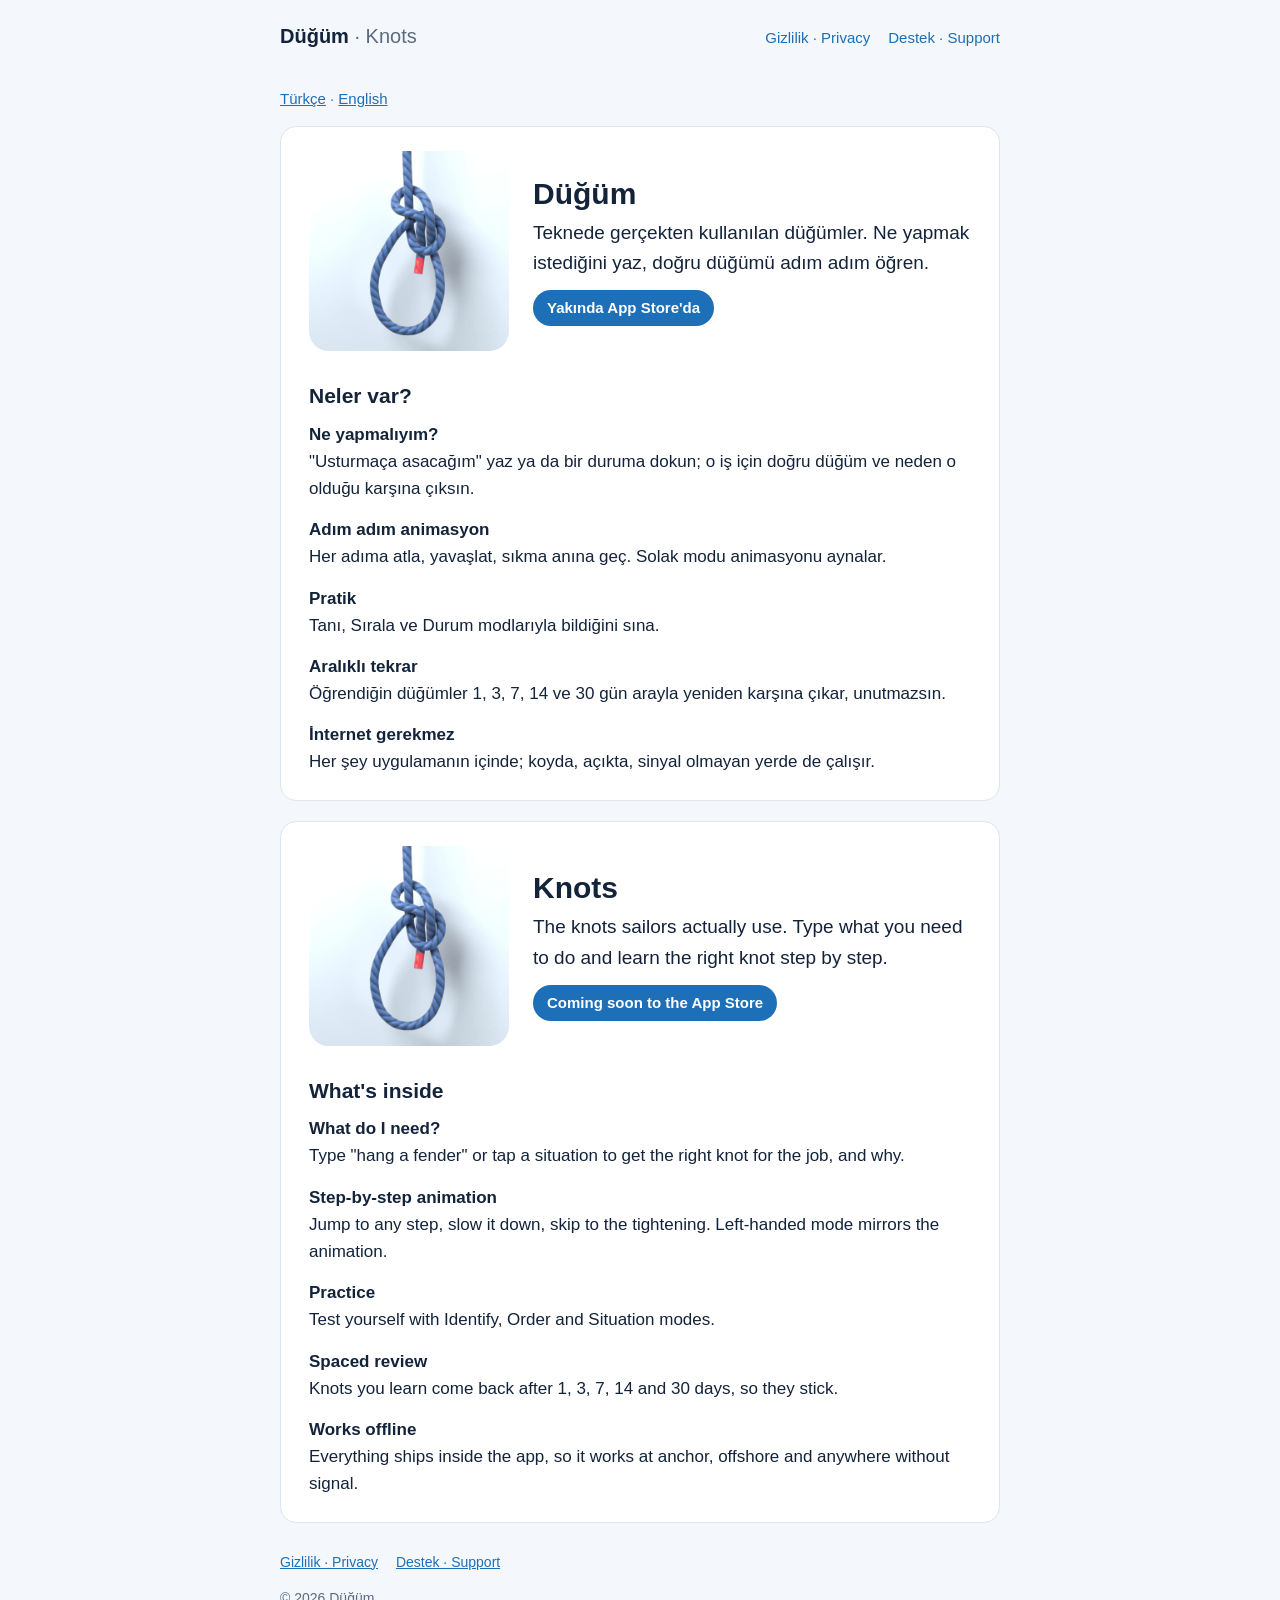
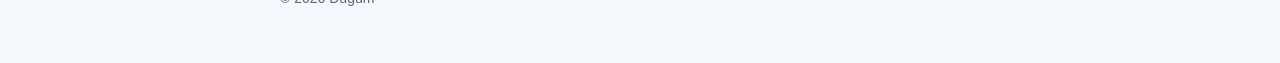
<file: index.html>
<!doctype html>
<html lang="tr">
<head>
  <meta charset="utf-8">
  <meta name="viewport" content="width=device-width, initial-scale=1">
  <title>Düğüm · Knots — Tekne düğümleri / Sailing knots</title>
  <meta name="description" content="Teknede gerçekten kullanılan düğümler: durumdan düğüme arama, adım adım animasyon, pratik ve aralıklı tekrar. İnternet gerekmez. · The knots sailors actually use, step by step. Works offline.">
  <link rel="stylesheet" href="style.css">
</head>
<body>
  <header class="top">
    <a class="brand" href="./">Düğüm <span>· Knots</span></a>
    <nav>
      <a href="privacy.html">Gizlilik · Privacy</a>
      <a href="support.html">Destek · Support</a>
    </nav>
  </header>

  <main>
    <p class="langs"><a href="#tr">Türkçe</a> · <a href="#en">English</a></p>

    <section id="tr" lang="tr">
      <div class="hero">
        <img src="img/bowline.jpg" alt="İzbarço düğümü, sıkılmış hâli">
        <div>
          <h1>Düğüm</h1>
          <p class="lead">Teknede gerçekten kullanılan düğümler. Ne yapmak istediğini yaz, doğru düğümü adım adım öğren.</p>
          <p class="badge">Yakında App Store'da</p>
        </div>
      </div>
      <h2>Neler var?</h2>
      <ul class="features">
        <li><strong>Ne yapmalıyım?</strong> "Usturmaça asacağım" yaz ya da bir duruma dokun; o iş için doğru düğüm ve neden o olduğu karşına çıksın.</li>
        <li><strong>Adım adım animasyon</strong> Her adıma atla, yavaşlat, sıkma anına geç. Solak modu animasyonu aynalar.</li>
        <li><strong>Pratik</strong> Tanı, Sırala ve Durum modlarıyla bildiğini sına.</li>
        <li><strong>Aralıklı tekrar</strong> Öğrendiğin düğümler 1, 3, 7, 14 ve 30 gün arayla yeniden karşına çıkar, unutmazsın.</li>
        <li><strong>İnternet gerekmez</strong> Her şey uygulamanın içinde; koyda, açıkta, sinyal olmayan yerde de çalışır.</li>
      </ul>
    </section>

    <section id="en" lang="en">
      <div class="hero">
        <img src="img/bowline.jpg" alt="A tied bowline">
        <div>
          <h1>Knots</h1>
          <p class="lead">The knots sailors actually use. Type what you need to do and learn the right knot step by step.</p>
          <p class="badge">Coming soon to the App Store</p>
        </div>
      </div>
      <h2>What's inside</h2>
      <ul class="features">
        <li><strong>What do I need?</strong> Type "hang a fender" or tap a situation to get the right knot for the job, and why.</li>
        <li><strong>Step-by-step animation</strong> Jump to any step, slow it down, skip to the tightening. Left-handed mode mirrors the animation.</li>
        <li><strong>Practice</strong> Test yourself with Identify, Order and Situation modes.</li>
        <li><strong>Spaced review</strong> Knots you learn come back after 1, 3, 7, 14 and 30 days, so they stick.</li>
        <li><strong>Works offline</strong> Everything ships inside the app, so it works at anchor, offshore and anywhere without signal.</li>
      </ul>
    </section>
  </main>

  <footer>
    <a href="privacy.html">Gizlilik · Privacy</a>
    <a href="support.html">Destek · Support</a>
    <p>© 2026 Düğüm</p>
  </footer>
</body>
</html>
</file>
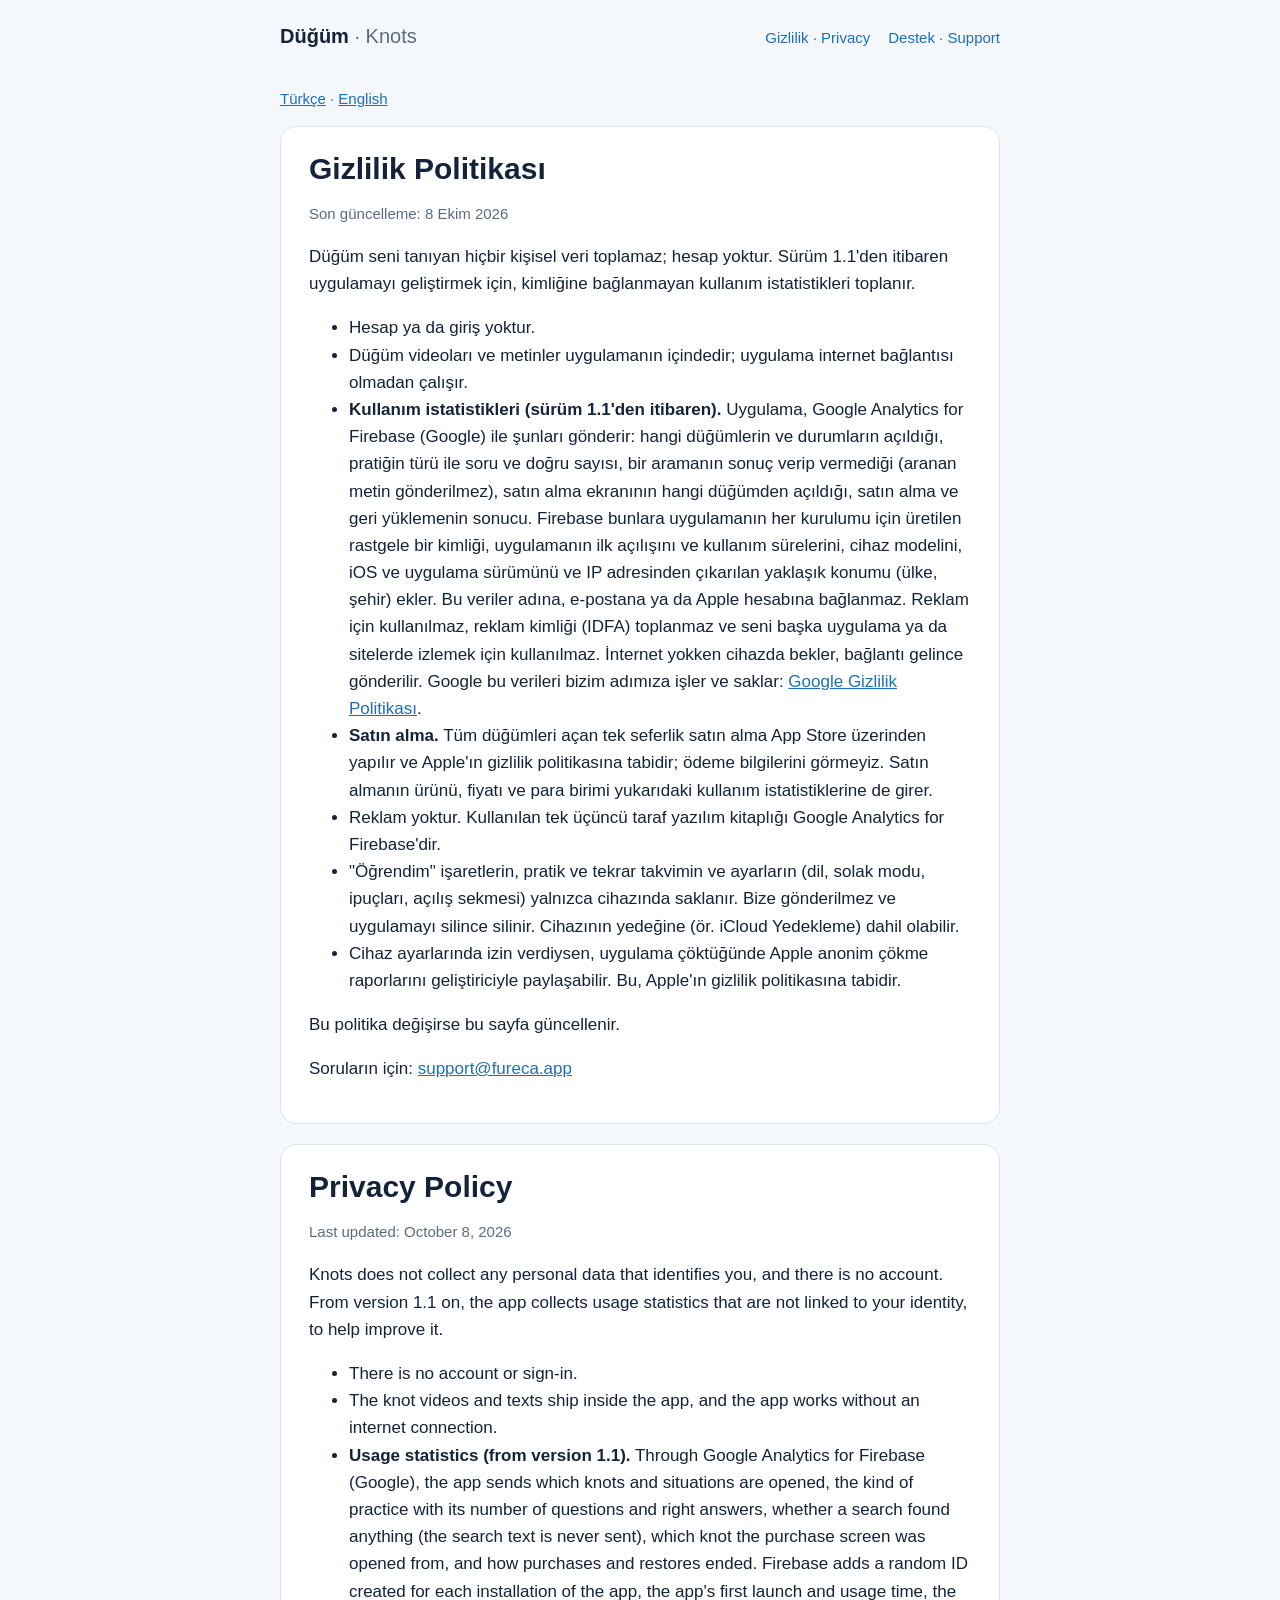
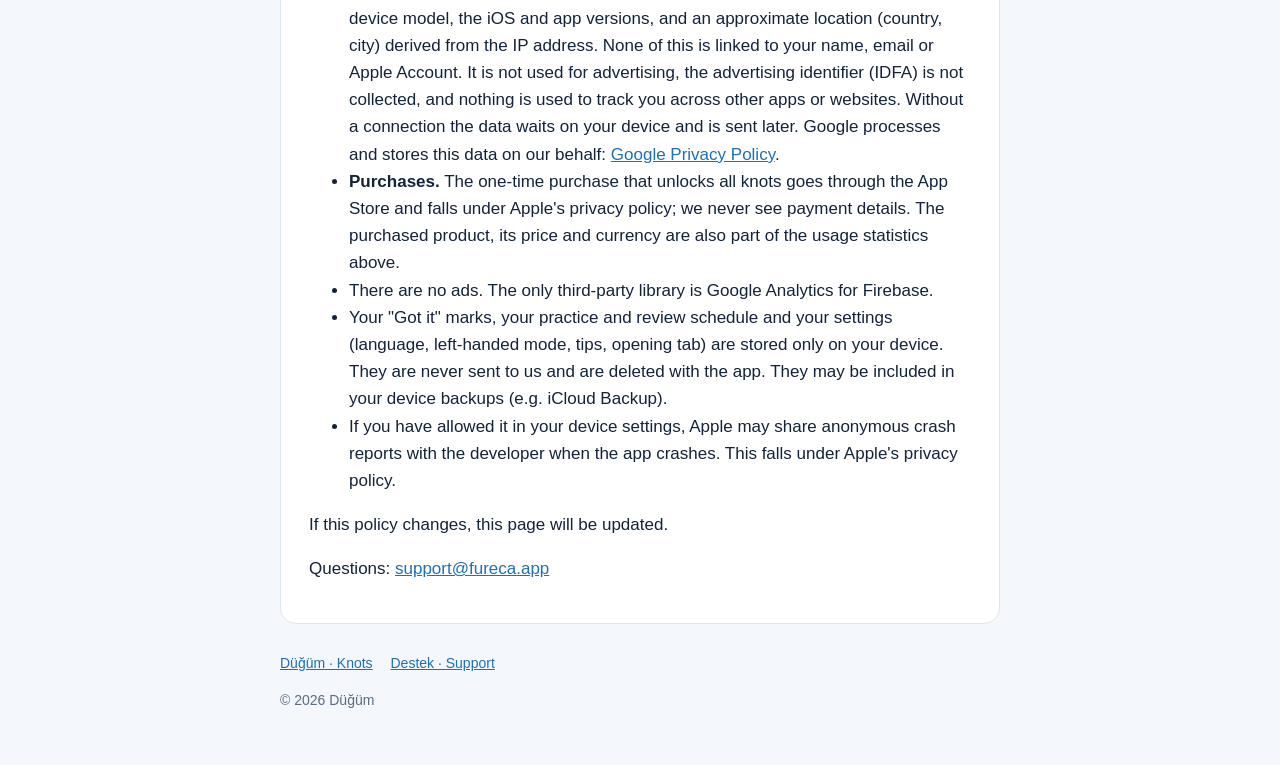
<file: privacy.html>
<!doctype html>
<html lang="tr">
<head>
  <meta charset="utf-8">
  <meta name="viewport" content="width=device-width, initial-scale=1">
  <title>Gizlilik Politikası · Privacy Policy — Düğüm · Knots</title>
  <link rel="stylesheet" href="style.css">
</head>
<body>
  <header class="top">
    <a class="brand" href="./">Düğüm <span>· Knots</span></a>
    <nav>
      <a href="privacy.html">Gizlilik · Privacy</a>
      <a href="support.html">Destek · Support</a>
    </nav>
  </header>

  <main>
    <p class="langs"><a href="#tr">Türkçe</a> · <a href="#en">English</a></p>

    <section id="tr" lang="tr">
      <h1>Gizlilik Politikası</h1>
      <p class="updated">Son güncelleme: 8 Ekim 2026</p>
      <p>Düğüm seni tanıyan hiçbir kişisel veri toplamaz; hesap yoktur. Sürüm 1.1'den itibaren uygulamayı geliştirmek için, kimliğine bağlanmayan kullanım istatistikleri toplanır.</p>
      <ul>
        <li>Hesap ya da giriş yoktur.</li>
        <li>Düğüm videoları ve metinler uygulamanın içindedir; uygulama internet bağlantısı olmadan çalışır.</li>
        <li><strong>Kullanım istatistikleri (sürüm 1.1'den itibaren).</strong> Uygulama, Google Analytics for Firebase (Google) ile şunları gönderir: hangi düğümlerin ve durumların açıldığı, pratiğin türü ile soru ve doğru sayısı, bir aramanın sonuç verip vermediği (aranan metin gönderilmez), satın alma ekranının hangi düğümden açıldığı, satın alma ve geri yüklemenin sonucu. Firebase bunlara uygulamanın her kurulumu için üretilen rastgele bir kimliği, uygulamanın ilk açılışını ve kullanım sürelerini, cihaz modelini, iOS ve uygulama sürümünü ve IP adresinden çıkarılan yaklaşık konumu (ülke, şehir) ekler. Bu veriler adına, e-postana ya da Apple hesabına bağlanmaz. Reklam için kullanılmaz, reklam kimliği (IDFA) toplanmaz ve seni başka uygulama ya da sitelerde izlemek için kullanılmaz. İnternet yokken cihazda bekler, bağlantı gelince gönderilir. Google bu verileri bizim adımıza işler ve saklar: <a href="https://policies.google.com/privacy">Google Gizlilik Politikası</a>.</li>
        <li><strong>Satın alma.</strong> Tüm düğümleri açan tek seferlik satın alma App Store üzerinden yapılır ve Apple'ın gizlilik politikasına tabidir; ödeme bilgilerini görmeyiz. Satın almanın ürünü, fiyatı ve para birimi yukarıdaki kullanım istatistiklerine de girer.</li>
        <li>Reklam yoktur. Kullanılan tek üçüncü taraf yazılım kitaplığı Google Analytics for Firebase'dir.</li>
        <li>"Öğrendim" işaretlerin, pratik ve tekrar takvimin ve ayarların (dil, solak modu, ipuçları, açılış sekmesi) yalnızca cihazında saklanır. Bize gönderilmez ve uygulamayı silince silinir. Cihazının yedeğine (ör. iCloud Yedekleme) dahil olabilir.</li>
        <li>Cihaz ayarlarında izin verdiysen, uygulama çöktüğünde Apple anonim çökme raporlarını geliştiriciyle paylaşabilir. Bu, Apple'ın gizlilik politikasına tabidir.</li>
      </ul>
      <p>Bu politika değişirse bu sayfa güncellenir.</p>
      <p>Soruların için: <a href="mailto:support@fureca.app">support@fureca.app</a></p>
    </section>

    <section id="en" lang="en">
      <h1>Privacy Policy</h1>
      <p class="updated">Last updated: October 8, 2026</p>
      <p>Knots does not collect any personal data that identifies you, and there is no account. From version 1.1 on, the app collects usage statistics that are not linked to your identity, to help improve it.</p>
      <ul>
        <li>There is no account or sign-in.</li>
        <li>The knot videos and texts ship inside the app, and the app works without an internet connection.</li>
        <li><strong>Usage statistics (from version 1.1).</strong> Through Google Analytics for Firebase (Google), the app sends which knots and situations are opened, the kind of practice with its number of questions and right answers, whether a search found anything (the search text is never sent), which knot the purchase screen was opened from, and how purchases and restores ended. Firebase adds a random ID created for each installation of the app, the app's first launch and usage time, the device model, the iOS and app versions, and an approximate location (country, city) derived from the IP address. None of this is linked to your name, email or Apple Account. It is not used for advertising, the advertising identifier (IDFA) is not collected, and nothing is used to track you across other apps or websites. Without a connection the data waits on your device and is sent later. Google processes and stores this data on our behalf: <a href="https://policies.google.com/privacy">Google Privacy Policy</a>.</li>
        <li><strong>Purchases.</strong> The one-time purchase that unlocks all knots goes through the App Store and falls under Apple's privacy policy; we never see payment details. The purchased product, its price and currency are also part of the usage statistics above.</li>
        <li>There are no ads. The only third-party library is Google Analytics for Firebase.</li>
        <li>Your "Got it" marks, your practice and review schedule and your settings (language, left-handed mode, tips, opening tab) are stored only on your device. They are never sent to us and are deleted with the app. They may be included in your device backups (e.g. iCloud Backup).</li>
        <li>If you have allowed it in your device settings, Apple may share anonymous crash reports with the developer when the app crashes. This falls under Apple's privacy policy.</li>
      </ul>
      <p>If this policy changes, this page will be updated.</p>
      <p>Questions: <a href="mailto:support@fureca.app">support@fureca.app</a></p>
    </section>
  </main>

  <footer>
    <a href="./">Düğüm · Knots</a>
    <a href="support.html">Destek · Support</a>
    <p>© 2026 Düğüm</p>
  </footer>
</body>
</html>
</file>
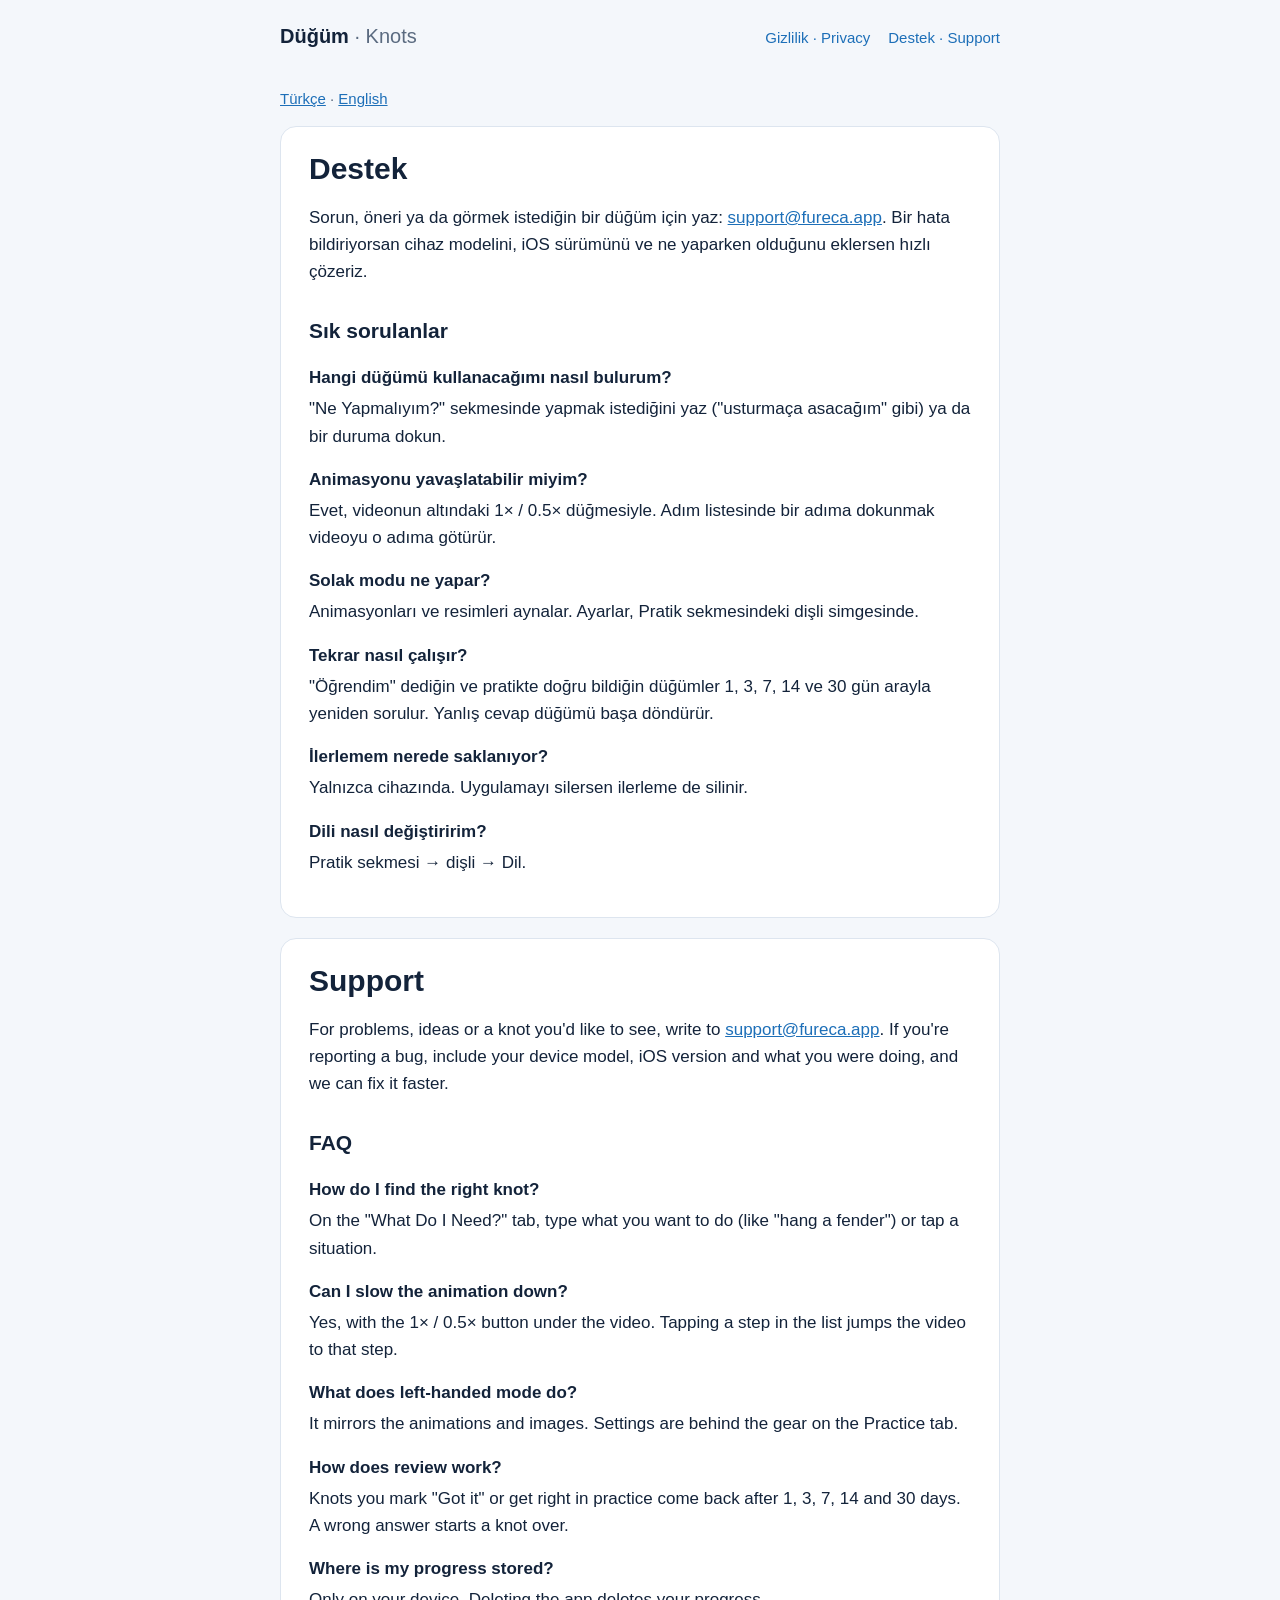
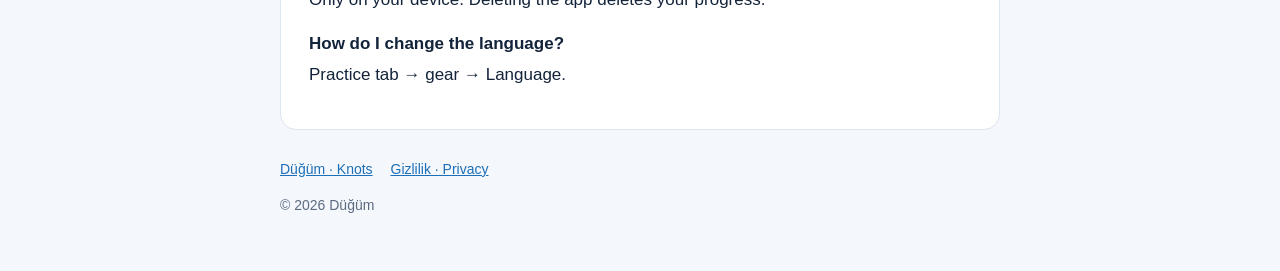
<file: support.html>
<!doctype html>
<html lang="tr">
<head>
  <meta charset="utf-8">
  <meta name="viewport" content="width=device-width, initial-scale=1">
  <title>Destek · Support — Düğüm · Knots</title>
  <link rel="stylesheet" href="style.css">
</head>
<body>
  <header class="top">
    <a class="brand" href="./">Düğüm <span>· Knots</span></a>
    <nav>
      <a href="privacy.html">Gizlilik · Privacy</a>
      <a href="support.html">Destek · Support</a>
    </nav>
  </header>

  <main>
    <p class="langs"><a href="#tr">Türkçe</a> · <a href="#en">English</a></p>

    <section id="tr" lang="tr">
      <h1>Destek</h1>
      <p>Sorun, öneri ya da görmek istediğin bir düğüm için yaz: <a href="mailto:support@fureca.app">support@fureca.app</a>. Bir hata bildiriyorsan cihaz modelini, iOS sürümünü ve ne yaparken olduğunu eklersen hızlı çözeriz.</p>
      <h2>Sık sorulanlar</h2>
      <dl class="faq">
        <dt>Hangi düğümü kullanacağımı nasıl bulurum?</dt>
        <dd>"Ne Yapmalıyım?" sekmesinde yapmak istediğini yaz ("usturmaça asacağım" gibi) ya da bir duruma dokun.</dd>
        <dt>Animasyonu yavaşlatabilir miyim?</dt>
        <dd>Evet, videonun altındaki 1× / 0.5× düğmesiyle. Adım listesinde bir adıma dokunmak videoyu o adıma götürür.</dd>
        <dt>Solak modu ne yapar?</dt>
        <dd>Animasyonları ve resimleri aynalar. Ayarlar, Pratik sekmesindeki dişli simgesinde.</dd>
        <dt>Tekrar nasıl çalışır?</dt>
        <dd>"Öğrendim" dediğin ve pratikte doğru bildiğin düğümler 1, 3, 7, 14 ve 30 gün arayla yeniden sorulur. Yanlış cevap düğümü başa döndürür.</dd>
        <dt>İlerlemem nerede saklanıyor?</dt>
        <dd>Yalnızca cihazında. Uygulamayı silersen ilerleme de silinir.</dd>
        <dt>Dili nasıl değiştiririm?</dt>
        <dd>Pratik sekmesi → dişli → Dil.</dd>
      </dl>
    </section>

    <section id="en" lang="en">
      <h1>Support</h1>
      <p>For problems, ideas or a knot you'd like to see, write to <a href="mailto:support@fureca.app">support@fureca.app</a>. If you're reporting a bug, include your device model, iOS version and what you were doing, and we can fix it faster.</p>
      <h2>FAQ</h2>
      <dl class="faq">
        <dt>How do I find the right knot?</dt>
        <dd>On the "What Do I Need?" tab, type what you want to do (like "hang a fender") or tap a situation.</dd>
        <dt>Can I slow the animation down?</dt>
        <dd>Yes, with the 1× / 0.5× button under the video. Tapping a step in the list jumps the video to that step.</dd>
        <dt>What does left-handed mode do?</dt>
        <dd>It mirrors the animations and images. Settings are behind the gear on the Practice tab.</dd>
        <dt>How does review work?</dt>
        <dd>Knots you mark "Got it" or get right in practice come back after 1, 3, 7, 14 and 30 days. A wrong answer starts a knot over.</dd>
        <dt>Where is my progress stored?</dt>
        <dd>Only on your device. Deleting the app deletes your progress.</dd>
        <dt>How do I change the language?</dt>
        <dd>Practice tab → gear → Language.</dd>
      </dl>
    </section>
  </main>

  <footer>
    <a href="./">Düğüm · Knots</a>
    <a href="privacy.html">Gizlilik · Privacy</a>
    <p>© 2026 Düğüm</p>
  </footer>
</body>
</html>
</file>
<file: style.css>
:root {
  --bg: #f4f7fb;
  --card: #ffffff;
  --text: #13233a;
  --muted: #5b6b80;
  --accent: #1d6fb8;
  --line: #dde5ef;
  --backdrop: #e6edf5;
  --on-accent: #ffffff;
}

@media (prefers-color-scheme: dark) {
  :root {
    --bg: #0e1622;
    --card: #16212f;
    --text: #e6edf5;
    --muted: #9aa9bb;
    --accent: #5aa9f0;
    --line: #253244;
    --on-accent: #0e1622;
  }
}

* {
  box-sizing: border-box;
}

body {
  margin: 0;
  background: var(--bg);
  color: var(--text);
  font: 17px/1.6 -apple-system, BlinkMacSystemFont, "Segoe UI", Roboto, Helvetica, Arial, sans-serif;
}

a {
  color: var(--accent);
}

.top,
main,
footer {
  max-width: 760px;
  margin: 0 auto;
  padding: 0 20px;
}

.top {
  display: flex;
  flex-wrap: wrap;
  gap: 12px;
  align-items: baseline;
  justify-content: space-between;
  padding-top: 20px;
  padding-bottom: 20px;
}

.brand {
  color: var(--text);
  font-weight: 700;
  font-size: 20px;
  text-decoration: none;
}

.brand span {
  color: var(--muted);
  font-weight: 500;
}

.top nav {
  display: flex;
  gap: 18px;
  font-size: 15px;
}

.top nav a {
  text-decoration: none;
}

.langs {
  font-size: 15px;
  color: var(--muted);
}

section {
  background: var(--card);
  border: 1px solid var(--line);
  border-radius: 16px;
  padding: 24px 28px;
  margin: 0 0 20px;
}

h1 {
  font-size: 30px;
  line-height: 1.2;
  margin: 0 0 6px;
}

h2 {
  font-size: 21px;
  margin: 28px 0 8px;
}

section > h2:first-child {
  margin-top: 0;
}

.updated,
.muted {
  color: var(--muted);
  font-size: 15px;
}

.hero {
  display: flex;
  gap: 24px;
  align-items: center;
}

.hero img {
  width: 200px;
  height: 200px;
  flex: none;
  border-radius: 20px;
  background: var(--backdrop);
}

.lead {
  font-size: 19px;
  margin: 0 0 12px;
}

.badge {
  display: inline-block;
  margin: 0;
  padding: 6px 14px;
  border-radius: 999px;
  background: var(--accent);
  color: var(--on-accent);
  font-size: 15px;
  font-weight: 600;
}

.features {
  list-style: none;
  padding: 0;
  margin: 0;
  display: grid;
  gap: 14px;
}

.features strong {
  display: block;
}

.faq dt {
  font-weight: 600;
  margin-top: 16px;
}

.faq dd {
  margin: 4px 0 0;
}

footer {
  color: var(--muted);
  font-size: 14px;
  padding-top: 8px;
  padding-bottom: 40px;
}

footer a {
  margin-right: 14px;
}

@media (max-width: 560px) {
  .hero {
    flex-direction: column;
    align-items: flex-start;
  }

  .hero img {
    width: 160px;
    height: 160px;
  }

  section {
    padding: 20px;
  }
}
</file>
